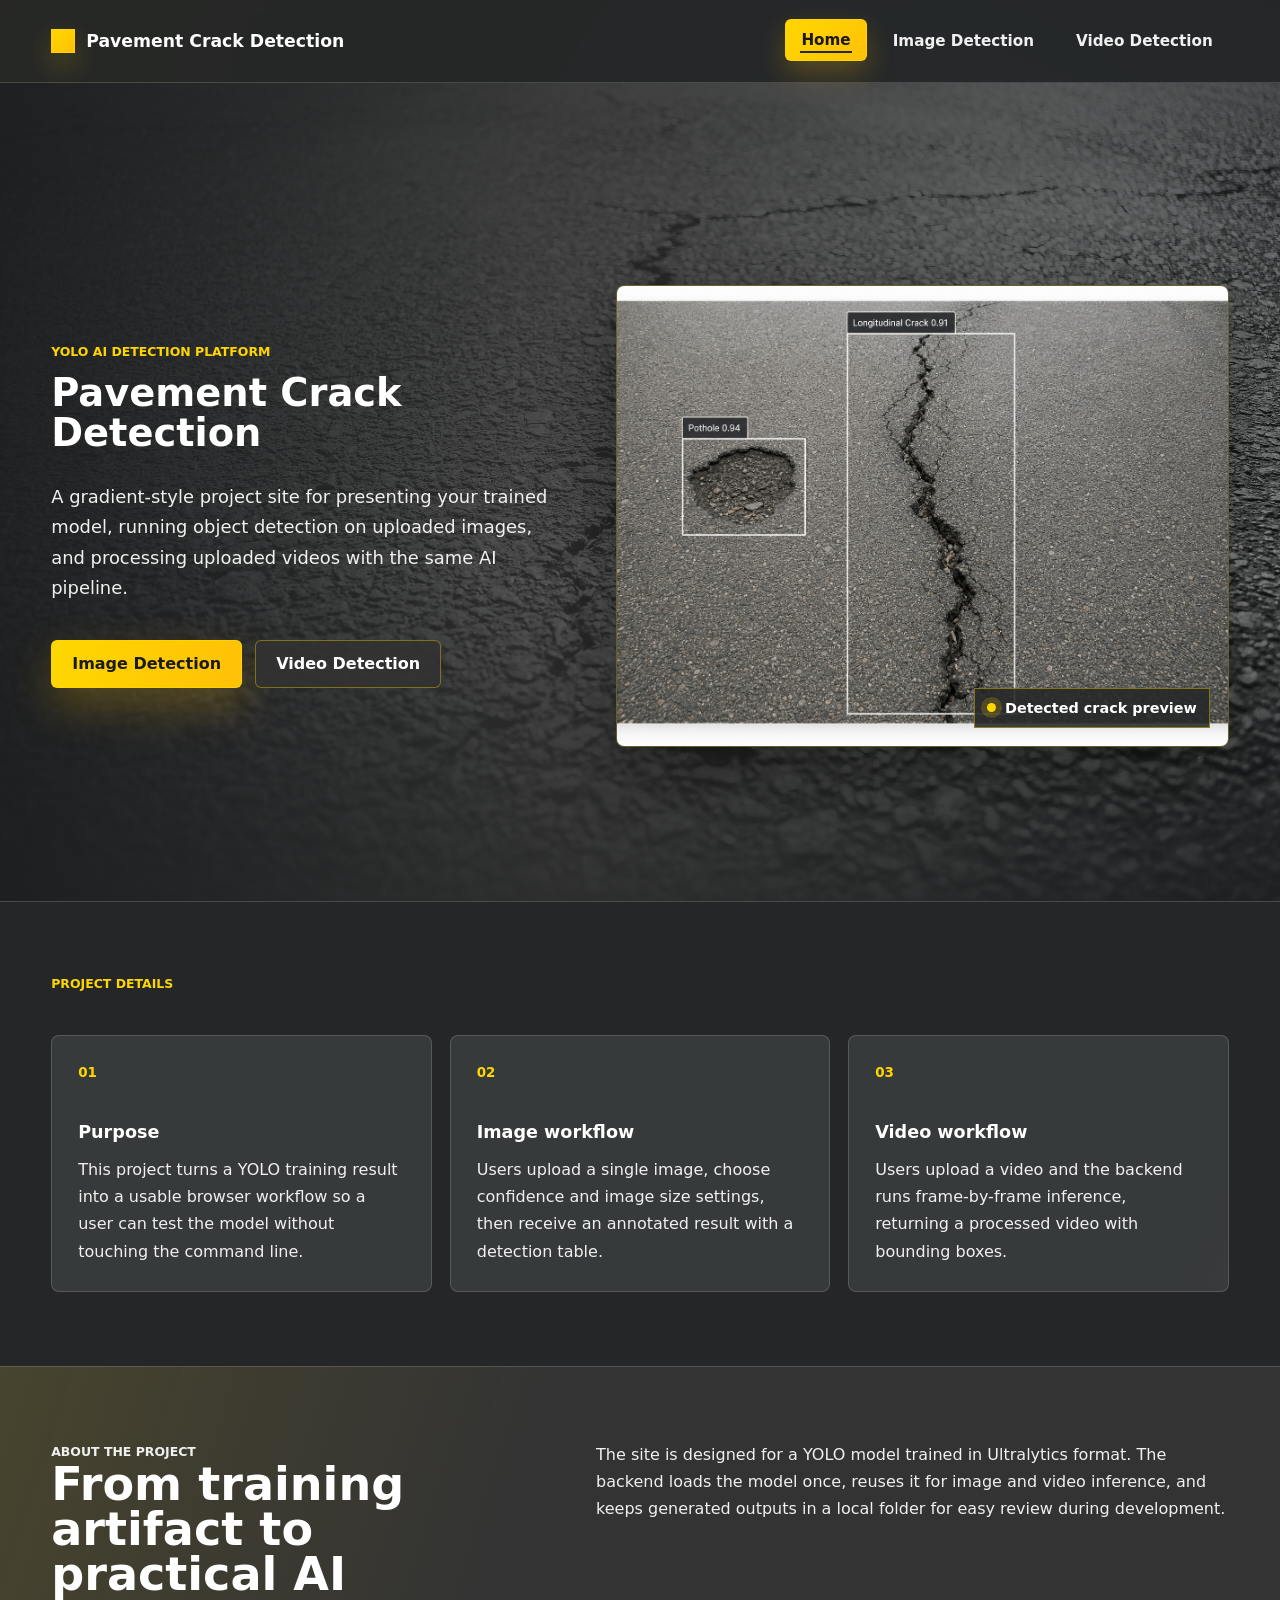
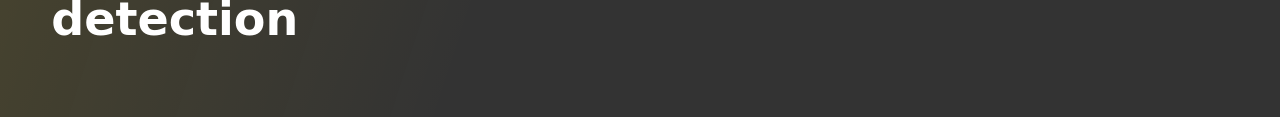
<file: static/index.html>
<!doctype html>
<html lang="en">
  <head>
    <meta charset="utf-8">
    <meta name="viewport" content="width=device-width, initial-scale=1">
    <title>Pavement Crack Detection</title>
    <link rel="stylesheet" href="assets/styles.css">
    <script defer src="assets/app.js"></script>
  </head>
  <body data-page="home">
    <header class="site-header">
      <a class="brand" href="index.html" aria-label="Pavement Crack Detection home">
        <span class="brand-mark"></span>
        <span>Pavement Crack Detection</span>
      </a>
      <nav class="nav-links" aria-label="Primary navigation">
        <a href="index.html" aria-current="page">Home</a>
        <a href="image.html">Image Detection</a>
        <a href="video.html">Video Detection</a>
      </nav>
    </header>

    <main>
      <section class="hero-shell">
        <video class="hero-video-bg" autoplay muted loop playsinline poster="assets/hero-crack-background.jpg" aria-hidden="true">
          <source src="assets/road-crack-background.mp4" type="video/mp4">
        </video>
        <div class="hero-video-shade" aria-hidden="true"></div>
        <div class="hero-copy">
          <p class="eyebrow">YOLO AI Detection Platform</p>
          <h1>Pavement Crack Detection</h1>
          <p class="lead">
            A gradient-style project site for presenting your trained model, running object
            detection on uploaded images, and processing uploaded videos with the same AI pipeline.
          </p>
          <div class="hero-actions">
            <a class="button primary" href="image.html">Image Detection</a>
            <a class="button secondary" href="video.html">Video Detection</a>
          </div>
        </div>
        <div class="vision-stage" aria-label="Pavement crack detection preview">
          <img class="crack-preview" src="assets/pavement-crack-detection.png" alt="Detected pavement crack with confidence labels">
          <div class="stage-status">
            <span class="pulse-dot"></span>
            <span>Detected crack preview</span>
          </div>
        </div>
      </section>

      <section class="content-band">
        <div class="section-heading">
          <p class="eyebrow">Project Details</p>
        </div>
        <div class="detail-grid">
          <article class="detail-card">
            <span class="card-index">01</span>
            <h3>Purpose</h3>
            <p>
              This project turns a YOLO training result into a usable browser workflow so a user
              can test the model without touching the command line.
            </p>
          </article>
          <article class="detail-card">
            <span class="card-index">02</span>
            <h3>Image workflow</h3>
            <p>
              Users upload a single image, choose confidence and image size settings, then receive
              an annotated result with a detection table.
            </p>
          </article>
          <article class="detail-card">
            <span class="card-index">03</span>
            <h3>Video workflow</h3>
            <p>
              Users upload a video and the backend runs frame-by-frame inference, returning a
              processed video with bounding boxes.
            </p>
          </article>
        </div>
      </section>

      <section class="content-band light">
        <div class="about-layout">
          <div>
            <p class="eyebrow">About The Project</p>
            <h2>From training artifact to practical AI detection</h2>
          </div>
          <p>
            The site is designed for a YOLO model trained in Ultralytics format. The backend loads
            the model once, reuses it for image and video inference, and keeps generated outputs in
            a local folder for easy review during development.
          </p>
        </div>
      </section>
    </main>
  </body>
</html>
</file>
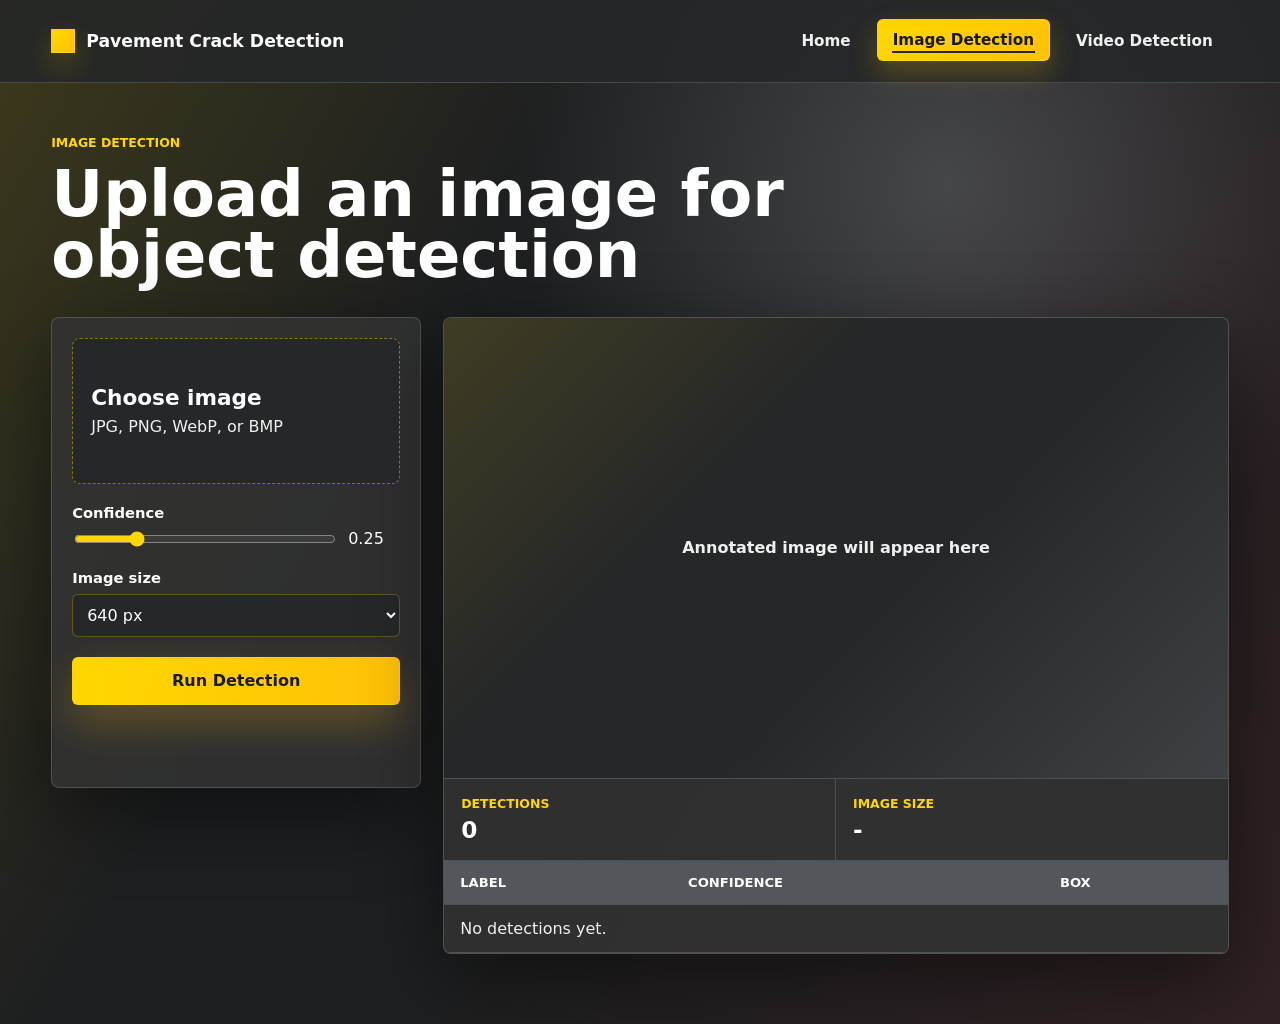
<file: static/image.html>
<!doctype html>
<html lang="en">
  <head>
    <meta charset="utf-8">
    <meta name="viewport" content="width=device-width, initial-scale=1">
    <title>Image Detection | Pavement Crack Detection</title>
    <link rel="stylesheet" href="assets/styles.css">
    <script defer src="assets/app.js"></script>
  </head>
  <body data-page="image">
    <header class="site-header">
      <a class="brand" href="index.html" aria-label="Pavement Crack Detection home">
        <span class="brand-mark"></span>
        <span>Pavement Crack Detection</span>
      </a>
      <nav class="nav-links" aria-label="Primary navigation">
        <a href="index.html">Home</a>
        <a href="image.html" aria-current="page">Image Detection</a>
        <a href="video.html">Video Detection</a>
      </nav>
    </header>

    <main class="tool-page">
      <section class="tool-intro">
        <p class="eyebrow">Image Detection</p>
        <h1>Upload an image for object detection</h1>
      </section>

      <section class="tool-layout">
        <form class="control-panel" id="image-form">
          <label class="file-drop" for="image-file">
            <span class="file-drop-title">Choose image</span>
            <span class="file-drop-meta" id="image-file-name">JPG, PNG, WebP, or BMP</span>
            <input id="image-file" name="file" type="file" accept="image/*" required>
          </label>

          <div class="field-row">
            <label for="image-conf">Confidence</label>
            <div class="range-wrap">
              <input id="image-conf" type="range" min="0.05" max="0.95" step="0.05" value="0.25">
              <output id="image-conf-output">0.25</output>
            </div>
          </div>

          <div class="field-row">
            <label for="image-size">Image size</label>
            <select id="image-size">
              <option value="640" selected>640 px</option>
              <option value="960">960 px</option>
              <option value="1280">1280 px</option>
            </select>
          </div>

          <button class="button primary full" type="submit">Run Detection</button>
          <p class="form-message" id="image-message" role="status"></p>
        </form>

        <div class="result-panel">
          <div class="result-media empty" id="image-preview">
            <span>Annotated image will appear here</span>
          </div>
          <div class="result-summary">
            <div>
              <p class="metric-label">Detections</p>
              <p class="metric-value" id="image-count">0</p>
            </div>
            <div>
              <p class="metric-label">Image Size</p>
              <p class="metric-value" id="image-dimensions">-</p>
            </div>
          </div>
          <div class="table-shell">
            <table>
              <thead>
                <tr>
                  <th>Label</th>
                  <th>Confidence</th>
                  <th>Box</th>
                </tr>
              </thead>
              <tbody id="image-detections">
                <tr>
                  <td colspan="3">No detections yet.</td>
                </tr>
              </tbody>
            </table>
          </div>
        </div>
      </section>
    </main>
  </body>
</html>
</file>
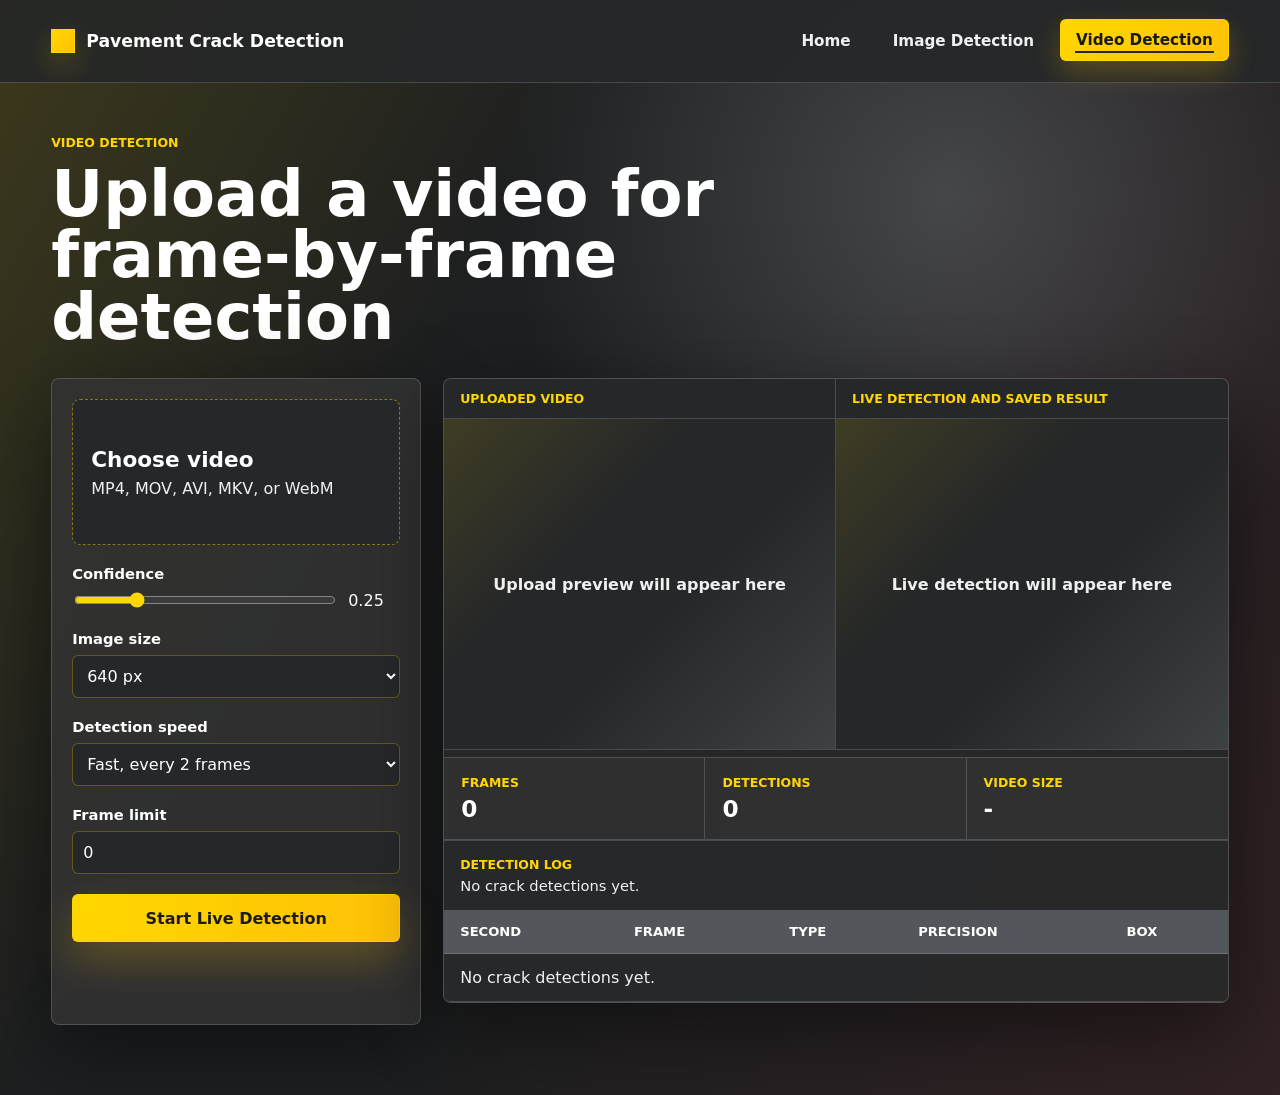
<file: static/video.html>
<!doctype html>
<html lang="en">
  <head>
    <meta charset="utf-8">
    <meta name="viewport" content="width=device-width, initial-scale=1">
    <title>Video Detection | Pavement Crack Detection</title>
    <link rel="stylesheet" href="assets/styles.css">
    <script defer src="assets/app.js"></script>
  </head>
  <body data-page="video">
    <header class="site-header">
      <a class="brand" href="index.html" aria-label="Pavement Crack Detection home">
        <span class="brand-mark"></span>
        <span>Pavement Crack Detection</span>
      </a>
      <nav class="nav-links" aria-label="Primary navigation">
        <a href="index.html">Home</a>
        <a href="image.html">Image Detection</a>
        <a href="video.html" aria-current="page">Video Detection</a>
      </nav>
    </header>

    <main class="tool-page">
      <section class="tool-intro">
        <p class="eyebrow">Video Detection</p>
        <h1>Upload a video for frame-by-frame detection</h1>
      </section>

      <section class="tool-layout">
        <form class="control-panel" id="video-form">
          <label class="file-drop" for="video-file">
            <span class="file-drop-title">Choose video</span>
            <span class="file-drop-meta" id="video-file-name">MP4, MOV, AVI, MKV, or WebM</span>
            <input id="video-file" name="file" type="file" accept="video/*" required>
          </label>

          <div class="field-row">
            <label for="video-conf">Confidence</label>
            <div class="range-wrap">
              <input id="video-conf" type="range" min="0.05" max="0.95" step="0.05" value="0.25">
              <output id="video-conf-output">0.25</output>
            </div>
          </div>

          <div class="field-row">
            <label for="video-size">Image size</label>
            <select id="video-size">
              <option value="640" selected>640 px</option>
              <option value="960">960 px</option>
              <option value="1280">1280 px</option>
            </select>
          </div>

          <div class="field-row">
            <label for="frame-stride">Detection speed</label>
            <select id="frame-stride">
              <option value="1">Every frame</option>
              <option value="2" selected>Fast, every 2 frames</option>
              <option value="3">Faster, every 3 frames</option>
              <option value="5">Very fast, every 5 frames</option>
            </select>
          </div>

          <div class="field-row">
            <label for="max-frames">Frame limit</label>
            <input id="max-frames" type="number" min="0" max="20000" value="0">
          </div>

          <button class="button primary full" type="submit">Start Live Detection</button>
          <p class="form-message" id="video-message" role="status"></p>
        </form>

        <div class="result-panel">
          <div class="live-video-grid">
            <div class="video-slot">
              <p class="slot-label">Uploaded video</p>
              <div class="result-media compact empty" id="source-preview">
                <span>Upload preview will appear here</span>
              </div>
            </div>
            <div class="video-slot">
              <p class="slot-label">Live detection and saved result</p>
              <div class="result-media compact empty" id="video-preview">
                <span>Live detection will appear here</span>
              </div>
            </div>
          </div>
          <div class="progress-track" aria-label="Video detection progress">
            <span id="video-progress-fill"></span>
          </div>
          <div class="result-summary three">
            <div>
              <p class="metric-label">Frames</p>
              <p class="metric-value" id="video-frames">0</p>
            </div>
            <div>
              <p class="metric-label">Detections</p>
              <p class="metric-value" id="video-count">0</p>
            </div>
            <div>
              <p class="metric-label">Video Size</p>
              <p class="metric-value" id="video-dimensions">-</p>
            </div>
          </div>
          <div class="final-actions" id="video-actions" hidden>
            <a class="button secondary" id="video-download" href="#" download>Download Saved Video</a>
          </div>
          <div class="video-detection-log">
            <div class="log-heading">
              <div>
                <p class="metric-label">Detection Log</p>
                <p class="log-note" id="video-log-note">No crack detections yet.</p>
              </div>
            </div>
            <div class="table-shell">
              <table>
                <thead>
                  <tr>
                    <th>Second</th>
                    <th>Frame</th>
                    <th>Type</th>
                    <th>Precision</th>
                    <th>Box</th>
                  </tr>
                </thead>
                <tbody id="video-detections">
                  <tr><td colspan="5">No crack detections yet.</td></tr>
                </tbody>
              </table>
            </div>
          </div>
        </div>
      </section>
    </main>
  </body>
</html>
</file>
<file: static/assets/styles.css>
:root {
  color-scheme: dark;
  --ink: #ffffff;
  --muted: #d9d9d9;
  --paper: #1d1f20;
  --surface: #333333;
  --surface-strong: #53565a;
  --line: rgba(255, 255, 255, 0.16);
  --crack: #ffd700;
  --amber: #ffc107;
  --danger: #dc3545;
  --asphalt: #333333;
  --asphalt-strong: #252728;
  --shadow: 0 24px 80px rgba(0, 0, 0, 0.46);
  font-family: Inter, ui-sans-serif, system-ui, -apple-system, BlinkMacSystemFont, "Segoe UI", sans-serif;
}

* {
  box-sizing: border-box;
}

body {
  margin: 0;
  min-height: 100vh;
  background:
    linear-gradient(120deg, rgba(255, 215, 0, 0.14), transparent 34%),
    linear-gradient(300deg, rgba(220, 53, 69, 0.1), transparent 48%),
    radial-gradient(circle at 74% 18%, rgba(83, 86, 90, 0.72), transparent 34%),
    var(--paper);
  color: var(--ink);
}

a {
  color: inherit;
  text-decoration: none;
}

button,
input,
select {
  font: inherit;
}

.site-header {
  position: sticky;
  top: 0;
  z-index: 10;
  display: flex;
  align-items: center;
  justify-content: space-between;
  gap: 18px;
  padding: 20px clamp(18px, 4vw, 64px);
  border-bottom: 1px solid var(--line);
  background: rgba(37, 39, 40, 0.9);
  backdrop-filter: blur(18px);
}

.brand {
  display: inline-flex;
  align-items: center;
  gap: 11px;
  min-width: max-content;
  font-weight: 820;
  font-size: clamp(0.92rem, 1.6vw, 1.08rem);
}

.brand-mark {
  width: 24px;
  height: 24px;
  border: 1px solid rgba(255, 215, 0, 0.64);
  background: linear-gradient(135deg, var(--crack), var(--amber));
  box-shadow: 0 12px 28px rgba(255, 193, 7, 0.24);
}

.nav-links {
  display: flex;
  align-items: center;
  justify-content: flex-end;
  gap: 10px;
  flex-wrap: wrap;
}

.nav-links a {
  position: relative;
  padding: 11px 15px;
  border: 1px solid transparent;
  border-radius: 6px;
  color: #f0f0f0;
  font-size: 0.95rem;
  font-weight: 720;
  transition: background 180ms ease, border-color 180ms ease, color 180ms ease, transform 180ms ease, box-shadow 180ms ease;
}

.nav-links a:hover,
.nav-links a[aria-current="page"] {
  border-color: rgba(255, 215, 0, 0.86);
  background: linear-gradient(135deg, var(--crack), var(--amber));
  color: #191919;
  box-shadow: 0 12px 28px rgba(255, 193, 7, 0.24);
  transform: translateY(-1px);
}

.nav-links a::after {
  position: absolute;
  right: 14px;
  bottom: 7px;
  left: 14px;
  height: 2px;
  background: #252728;
  content: "";
  transform: scaleX(0);
  transform-origin: center;
  transition: transform 180ms ease;
}

.nav-links a:hover::after,
.nav-links a[aria-current="page"]::after {
  transform: scaleX(1);
}

.hero-shell {
  position: relative;
  isolation: isolate;
  display: grid;
  grid-template-columns: minmax(0, 0.9fr) minmax(360px, 1.1fr);
  gap: clamp(30px, 5vw, 76px);
  align-items: center;
  overflow: hidden;
  min-height: calc(100vh - 82px);
  padding: clamp(48px, 7vw, 96px) clamp(18px, 4vw, 64px) 42px;
}

.hero-video-bg,
.hero-video-shade {
  position: absolute;
  inset: 0;
  z-index: -2;
}

.hero-video-bg {
  width: 100%;
  height: 100%;
  object-fit: cover;
}

.hero-video-shade {
  z-index: -1;
  background:
    linear-gradient(90deg, rgba(29, 31, 32, 0.94), rgba(51, 51, 51, 0.72) 44%, rgba(29, 31, 32, 0.24)),
    linear-gradient(0deg, rgba(29, 31, 32, 0.92), rgba(29, 31, 32, 0.24) 38%, rgba(29, 31, 32, 0.62));
}

.hero-copy {
  padding: 26px 0;
  max-width: 680px;
}

.eyebrow {
  margin: 0 0 14px;
  color: var(--crack);
  font-size: 0.78rem;
  font-weight: 860;
  letter-spacing: 0;
  text-transform: uppercase;
}

h1,
h2,
h3,
p {
  overflow-wrap: anywhere;
}

h1 {
  margin: 0;
  max-width: 780px;
  font-size: clamp(1.9rem, 3vw, 2.55rem);
  line-height: 1.05;
  letter-spacing: 0;
}

h2 {
  margin: 0;
  font-size: clamp(2rem, 3.6vw, 3.7rem);
  line-height: 0.98;
  letter-spacing: 0;
}

h2 span {
  background: linear-gradient(100deg, var(--crack), #ffffff);
  -webkit-background-clip: text;
  background-clip: text;
  color: transparent;
}

h3 {
  margin: 0 0 14px;
  font-size: 1.1rem;
}

.lead {
  margin: 28px 0 0;
  max-width: 620px;
  color: #f0f0f0;
  font-size: 1.12rem;
  line-height: 1.7;
}

.hero-actions {
  display: flex;
  flex-wrap: wrap;
  gap: 13px;
  margin-top: 36px;
}

.button {
  display: inline-flex;
  align-items: center;
  justify-content: center;
  min-height: 48px;
  padding: 0 20px;
  border: 1px solid rgba(255, 215, 0, 0.38);
  border-radius: 6px;
  cursor: pointer;
  font-weight: 820;
  transition: border-color 180ms ease, box-shadow 180ms ease, transform 180ms ease;
}

.button:hover {
  border-color: rgba(255, 215, 0, 0.86);
  box-shadow: 0 14px 32px rgba(255, 193, 7, 0.18);
  transform: translateY(-1px);
}

.button.primary {
  border-color: rgba(255, 215, 0, 0.82);
  background: linear-gradient(95deg, var(--crack), var(--amber));
  color: #1b1b1b;
  box-shadow: 0 18px 42px rgba(255, 193, 7, 0.24);
}

.button.secondary {
  background: rgba(51, 51, 51, 0.88);
  color: #ffffff;
}

.button.full {
  width: 100%;
}

.button:disabled {
  cursor: wait;
  opacity: 0.72;
}

.signal-row {
  display: flex;
  flex-wrap: wrap;
  gap: 10px;
  margin-top: 34px;
}

.signal-row span {
  padding: 8px 10px;
  border: 1px solid rgba(255, 215, 0, 0.22);
  background: rgba(51, 51, 51, 0.72);
  color: #f0f0f0;
  font-size: 0.86rem;
  font-weight: 760;
}

.vision-stage {
  position: relative;
  min-height: 460px;
  overflow: hidden;
  border: 1px solid rgba(255, 215, 0, 0.26);
  border-radius: 8px;
  background: var(--asphalt);
  box-shadow: var(--shadow);
}

.crack-preview {
  display: block;
  width: 100%;
  height: 100%;
  min-height: 460px;
  object-fit: cover;
}

.stage-status {
  position: absolute;
  right: 18px;
  bottom: 18px;
  display: inline-flex;
  align-items: center;
  gap: 9px;
  padding: 11px 12px;
  border: 1px solid rgba(255, 215, 0, 0.42);
  background: rgba(37, 39, 40, 0.88);
  color: #ffffff;
  font-size: 0.9rem;
  font-weight: 780;
}

.pulse-dot {
  width: 9px;
  height: 9px;
  border-radius: 999px;
  background: var(--crack);
  box-shadow: 0 0 0 6px rgba(255, 215, 0, 0.18);
}

.content-band {
  padding: 74px clamp(18px, 4vw, 64px);
  border-top: 1px solid var(--line);
  background: rgba(37, 39, 40, 0.94);
}

.content-band.light {
  background:
    linear-gradient(108deg, rgba(255, 215, 0, 0.1), transparent 40%),
    #333333;
}

.section-heading {
  display: flex;
  align-items: end;
  justify-content: space-between;
  gap: 24px;
  max-width: 1180px;
  margin: 0 auto 30px;
}

.detail-grid {
  display: grid;
  grid-template-columns: repeat(3, minmax(0, 1fr));
  gap: 18px;
  max-width: 1180px;
  margin: 0 auto;
}

.detail-card {
  min-height: 230px;
  padding: 26px;
  border: 1px solid var(--line);
  border-radius: 8px;
  background: rgba(83, 86, 90, 0.42);
}

.card-index {
  display: inline-block;
  margin-bottom: 42px;
  color: var(--crack);
  font-size: 0.84rem;
  font-weight: 860;
}

.detail-card p,
.about-layout p {
  margin: 0;
  color: #f0f0f0;
  line-height: 1.7;
}

.about-layout {
  display: grid;
  grid-template-columns: minmax(240px, 0.76fr) minmax(300px, 1fr);
  gap: clamp(24px, 5vw, 86px);
  max-width: 1180px;
  margin: 0 auto;
}

.tool-page {
  padding: 52px clamp(18px, 4vw, 64px) 70px;
}

.tool-intro {
  max-width: 1180px;
  margin: 0 auto 30px;
}

.tool-intro h1 {
  max-width: 920px;
  font-size: clamp(2.5rem, 5vw, 5rem);
  line-height: 0.96;
}

.tool-layout {
  display: grid;
  grid-template-columns: minmax(280px, 370px) minmax(0, 1fr);
  gap: 22px;
  align-items: start;
  max-width: 1180px;
  margin: 0 auto;
}

.control-panel,
.result-panel {
  border: 1px solid var(--line);
  border-radius: 8px;
  background: rgba(51, 51, 51, 0.88);
  box-shadow: var(--shadow);
}

.control-panel {
  display: grid;
  gap: 20px;
  padding: 20px;
}

.file-drop {
  position: relative;
  display: grid;
  gap: 7px;
  min-height: 146px;
  align-content: center;
  padding: 18px;
  border: 1px dashed rgba(255, 215, 0, 0.46);
  border-radius: 8px;
  background: rgba(37, 39, 40, 0.9);
  cursor: pointer;
}

.file-drop input {
  position: absolute;
  inset: 0;
  width: 100%;
  opacity: 0;
  cursor: pointer;
}

.file-drop-title {
  font-size: 1.35rem;
  font-weight: 860;
}

.file-drop-meta {
  color: #f0f0f0;
}

.field-row {
  display: grid;
  gap: 8px;
}

.field-row label {
  color: #ffffff;
  font-size: 0.92rem;
  font-weight: 780;
}

.range-wrap {
  display: grid;
  grid-template-columns: 1fr 52px;
  gap: 10px;
  align-items: center;
}

input[type="range"] {
  accent-color: var(--crack);
}

select,
input[type="number"] {
  width: 100%;
  min-height: 43px;
  padding: 0 10px;
  border: 1px solid rgba(255, 215, 0, 0.28);
  border-radius: 6px;
  background: #252728;
  color: #ffffff;
}

.form-message {
  min-height: 42px;
  margin: 0;
  color: #f0f0f0;
  font-size: 0.92rem;
  line-height: 1.45;
}

.form-message[data-tone="success"] {
  color: var(--crack);
}

.form-message[data-tone="error"] {
  color: var(--danger);
}

.result-panel {
  overflow: hidden;
}

.live-video-grid {
  display: grid;
  grid-template-columns: repeat(2, minmax(0, 1fr));
  background: #252728;
}

.video-slot {
  min-width: 0;
  border-right: 1px solid var(--line);
}

.video-slot:last-child {
  border-right: 0;
}

.slot-label {
  margin: 0;
  padding: 12px 16px;
  border-bottom: 1px solid var(--line);
  color: var(--crack);
  font-size: 0.78rem;
  font-weight: 840;
  text-transform: uppercase;
}

.result-media {
  display: grid;
  place-items: center;
  min-height: 460px;
  background:
    linear-gradient(135deg, rgba(255, 215, 0, 0.12), transparent 36%),
    linear-gradient(315deg, rgba(83, 86, 90, 0.55), transparent 42%),
    #252728;
}

.result-media.empty {
  color: #f0f0f0;
  font-weight: 780;
}

.result-media.compact {
  min-height: 330px;
}

.result-media img,
.result-media video {
  display: block;
  width: 100%;
  max-height: 640px;
  object-fit: contain;
}

.stream-frame {
  min-height: 330px;
  background: #252728;
}

.progress-track {
  height: 8px;
  border-top: 1px solid var(--line);
  background: #252728;
}

.progress-track span {
  display: block;
  width: 0;
  height: 100%;
  background: linear-gradient(90deg, var(--crack), var(--amber));
  transition: width 220ms ease;
}

.result-summary {
  display: grid;
  grid-template-columns: repeat(2, minmax(0, 1fr));
  border-top: 1px solid var(--line);
  border-bottom: 1px solid var(--line);
}

.result-summary.three {
  grid-template-columns: repeat(3, minmax(0, 1fr));
}

.result-summary > div {
  padding: 17px;
  border-right: 1px solid var(--line);
}

.result-summary > div:last-child {
  border-right: 0;
}

.final-actions {
  display: flex;
  justify-content: flex-end;
  padding: 16px;
}

.final-actions[hidden] {
  display: none;
}

.video-detection-log {
  border-top: 1px solid var(--line);
  background: rgba(37, 39, 40, 0.74);
}

.log-heading {
  display: flex;
  align-items: center;
  justify-content: space-between;
  gap: 16px;
  padding: 16px;
}

.log-note {
  margin: 0;
  color: #f0f0f0;
  font-size: 0.92rem;
}

.metric-label {
  margin: 0 0 5px;
  color: var(--crack);
  font-size: 0.78rem;
  font-weight: 840;
  letter-spacing: 0;
  text-transform: uppercase;
}

.metric-value {
  margin: 0;
  font-size: 1.45rem;
  font-weight: 860;
}

.table-shell {
  overflow-x: auto;
}

table {
  width: 100%;
  border-collapse: collapse;
}

th,
td {
  padding: 14px 16px;
  border-bottom: 1px solid var(--line);
  text-align: left;
  white-space: nowrap;
}

th {
  background: #53565a;
  color: #ffffff;
  font-size: 0.82rem;
  text-transform: uppercase;
}

td {
  color: #f0f0f0;
}

@media (max-width: 880px) {
  .site-header {
    align-items: flex-start;
    flex-direction: column;
  }

  .nav-links {
    justify-content: flex-start;
  }

  .hero-shell,
  .tool-layout,
  .about-layout {
    grid-template-columns: 1fr;
  }

  .hero-shell {
    min-height: auto;
  }

  .detail-grid {
    grid-template-columns: 1fr;
  }

  .section-heading {
    display: block;
  }
}

@media (max-width: 560px) {
  .nav-links a {
    padding: 8px 9px;
    font-size: 0.88rem;
  }

  .hero-actions,
  .button {
    width: 100%;
  }

  .result-summary,
  .result-summary.three {
    grid-template-columns: 1fr;
  }

  .result-summary > div {
    border-right: 0;
    border-bottom: 1px solid var(--line);
  }

  .result-summary > div:last-child {
    border-bottom: 0;
  }

  .live-video-grid {
    grid-template-columns: 1fr;
  }

  .video-slot {
    border-right: 0;
    border-bottom: 1px solid var(--line);
  }

  .video-slot:last-child {
    border-bottom: 0;
  }
}
</file>
